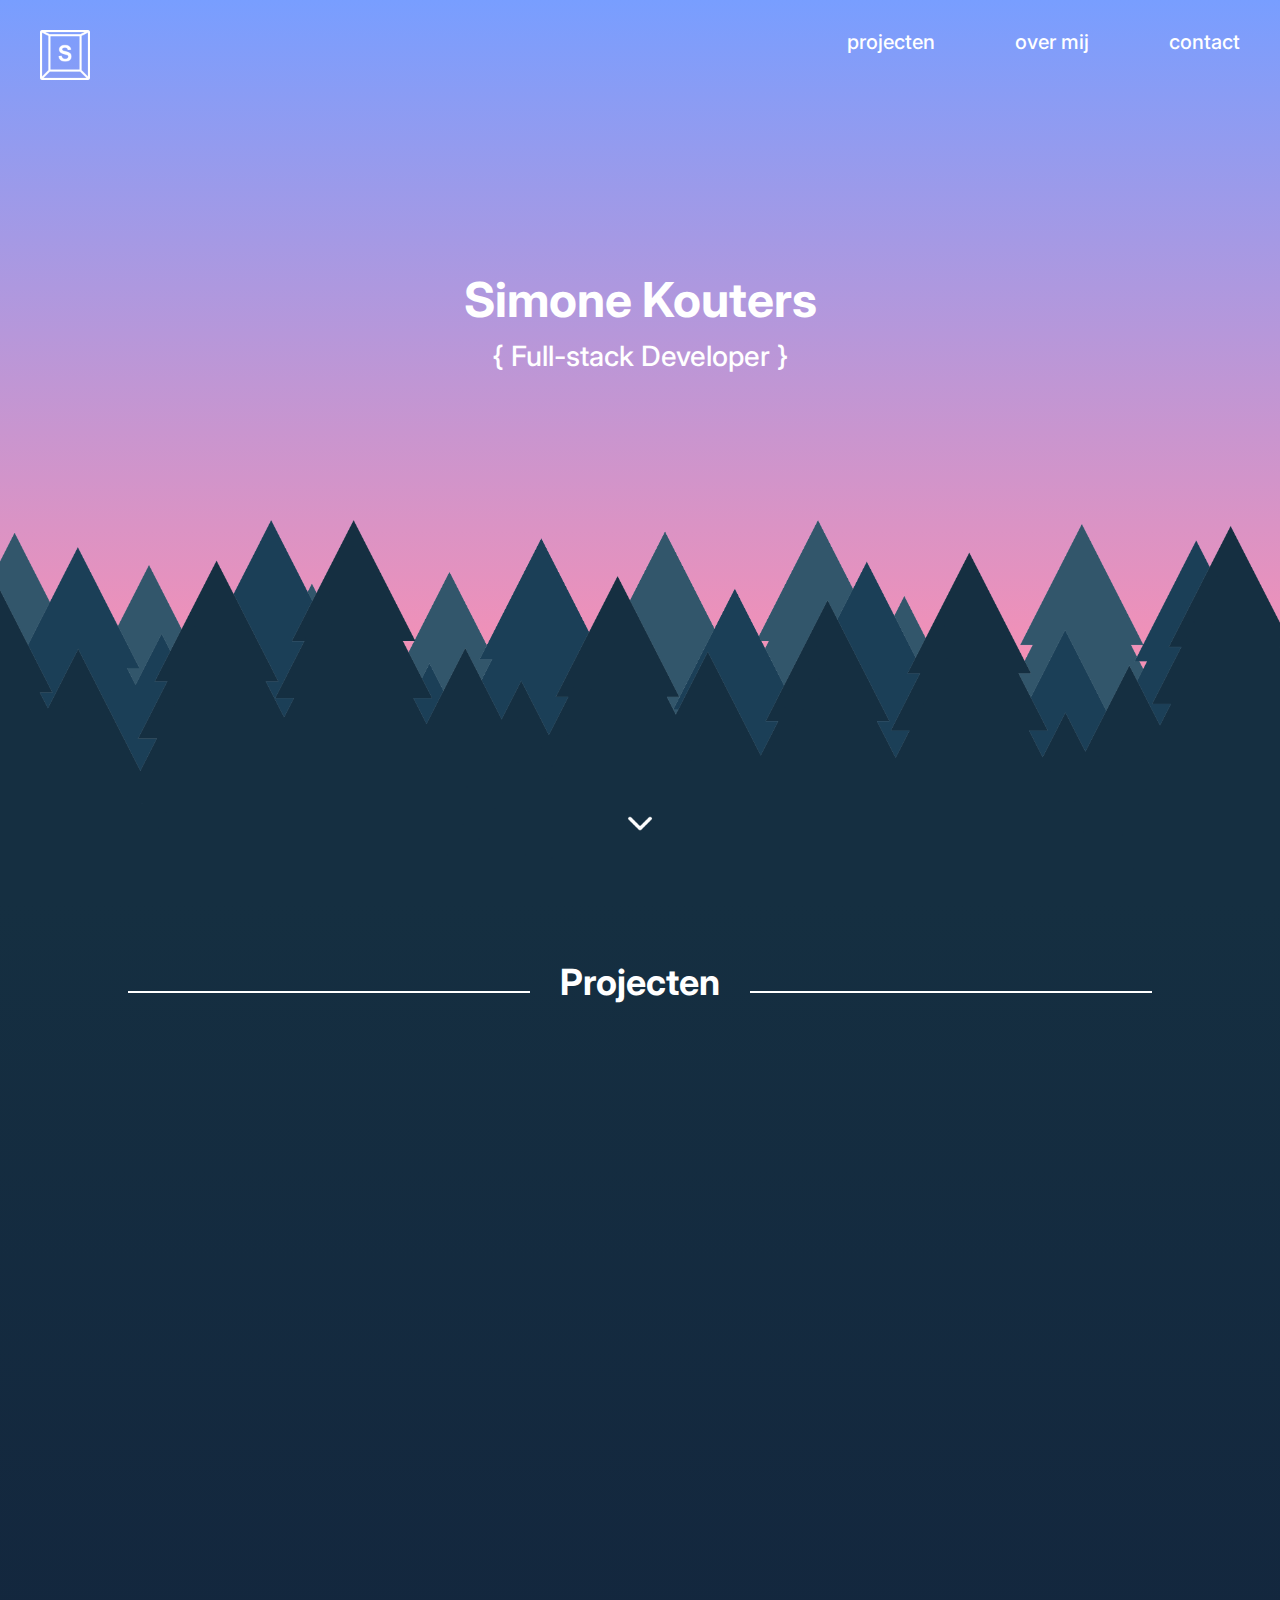
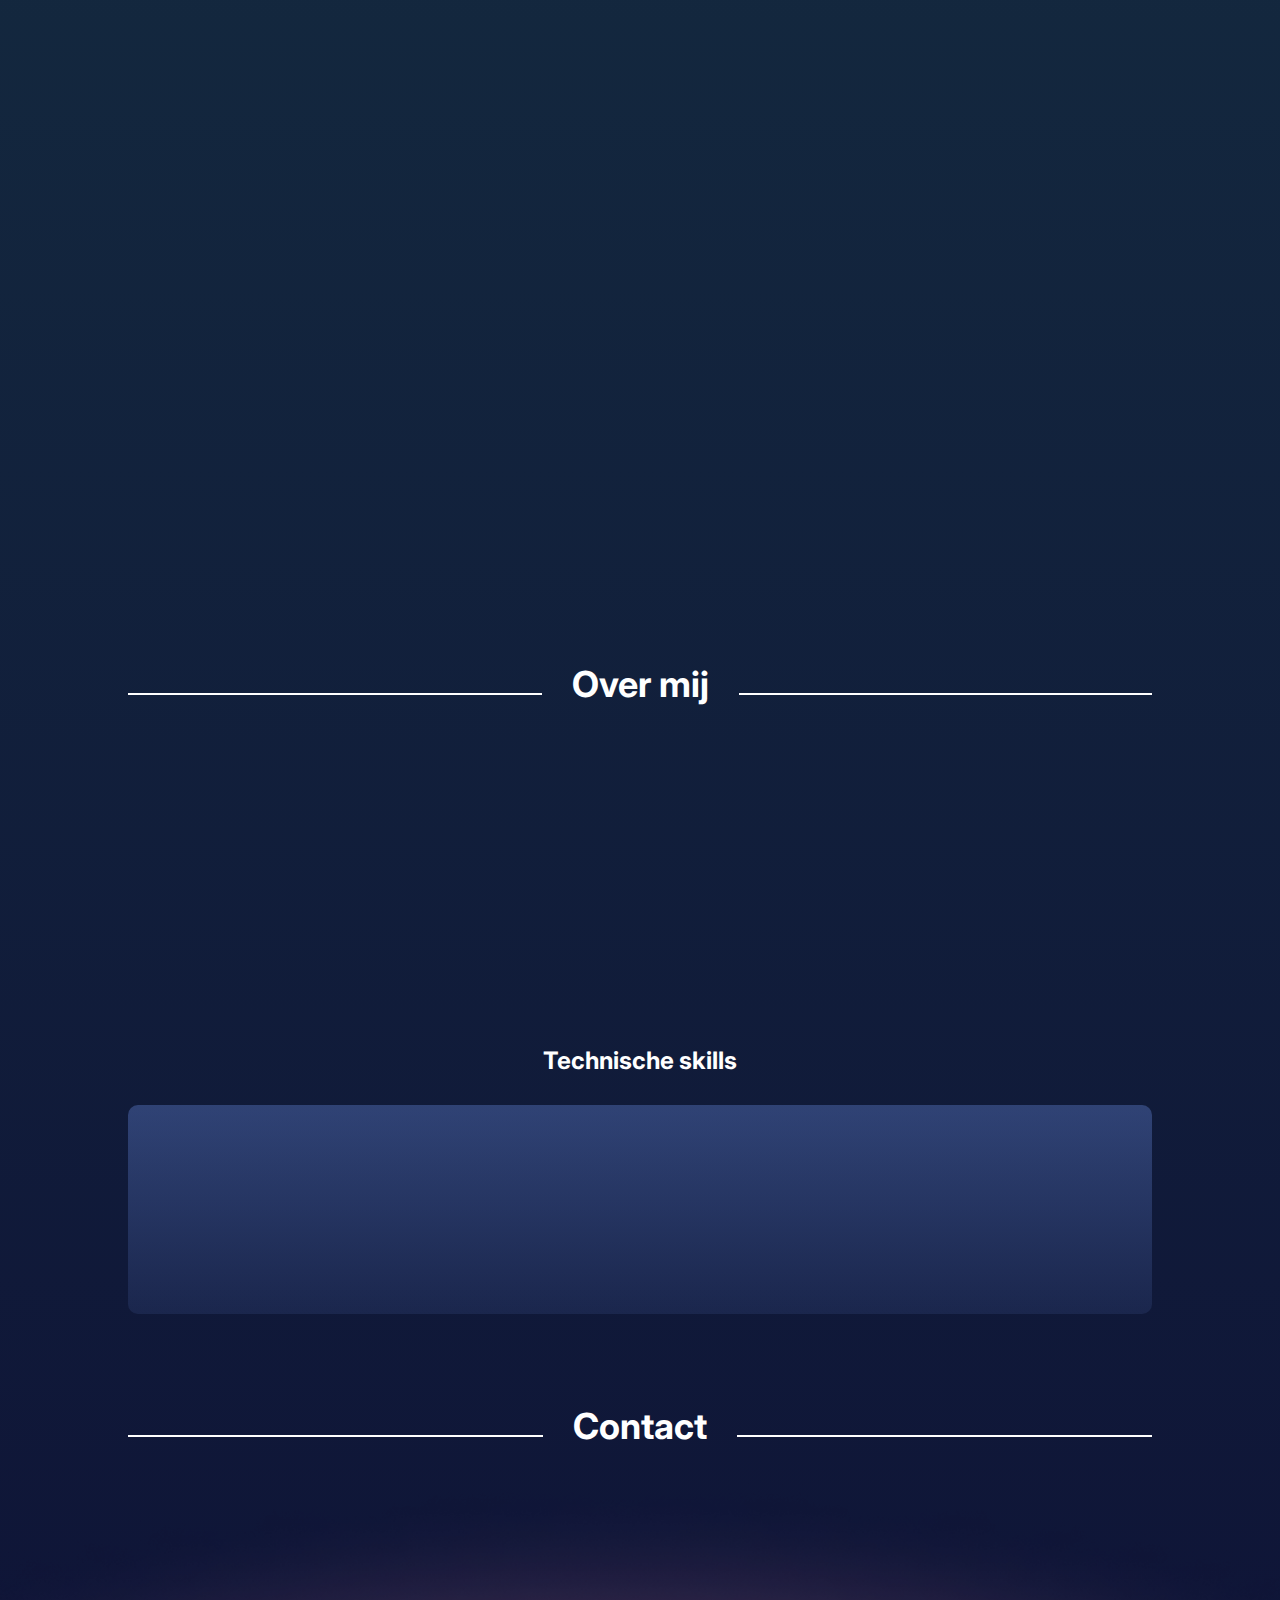
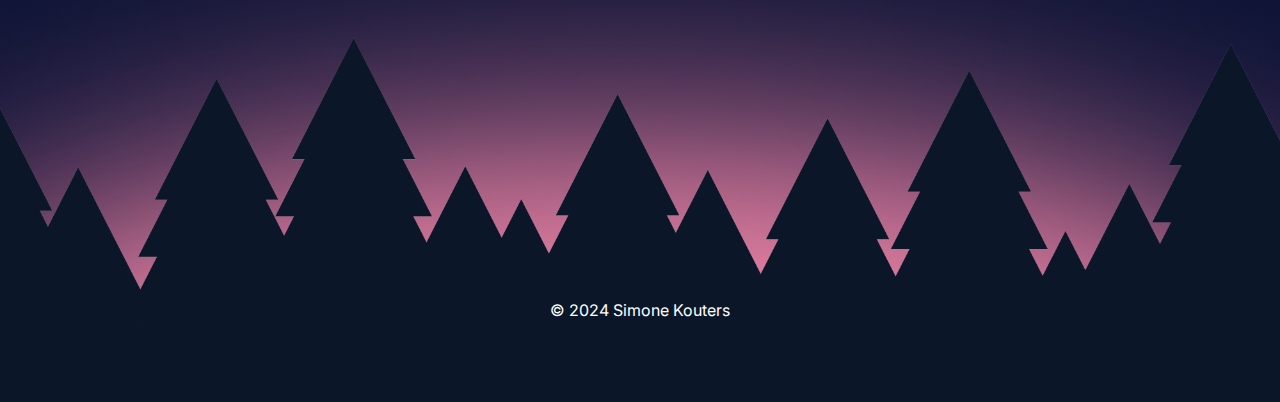
<file: docs/index.html>
<!DOCTYPE html>
<html lang="en">
    <head>
        <meta charset="UTF-8" />
        <meta name="viewport" content="width=device-width, initial-scale=1.0" />
        <title>Simone Kouters</title>
        <link rel="stylesheet" href="styles.css" />
        <link rel="preconnect" href="https://fonts.googleapis.com" />
        <link rel="preconnect" href="https://fonts.gstatic.com" crossorigin />
        <link
            href="https://fonts.googleapis.com/css2?family=Inter:wght@100..900&display=swap"
            rel="stylesheet"
        />
    </head>
    <body>
        <header id="home">
            <nav id="nav-bar">
                <img id="logo" src="images/s.png" alt="logo" />
                <ul>
                    <li>
                        <a onclick="smoothScroll('#projecten')">projecten</a>
                    </li>
                    <li><a onclick="smoothScroll('#over-mij')">over mij</a></li>
                    <li><a onclick="smoothScroll('#contact')">contact</a></li>
                </ul>
            </nav>
            <div id="header-text" class="hidden">
                <h1>Simone Kouters</h1>
                <h2>&#123; Full-stack Developer &#125;</h2>
            </div>

            <div id="trees-image-container">
                <img
                    id="background-trees"
                    src="images/trees-3.png"
                    alt="bomen"
                />
                <img id="middle-trees" src="images/trees-2.png" alt="bomen" />
                <img id="front-trees" src="images/trees-1.png" alt="bomen" />
            </div>

            <a id="scroll-down" onclick="smoothScroll('#projecten')"
                ><img src="images/icons/down.png" alt="scroll naar projecten"
            /></a>
        </header>

        <div id="content">
            <section id="projecten">
                <div class="section-title">
                    <div class="line-left"></div>
                    <h2>Projecten</h2>
                    <div class="line-right"></div>
                </div>

                <div class="project project-left hidden">
                    <div class="project-image-container">
                        <img
                            class="project-image"
                            src="images/project-images/stackunderflow.png"
                            alt="stack underflow"
                        />
                    </div>

                    <div class="project-info">
                        <div class="project-text">
                            <div class="project-title">
                                <h3>Stack Underflow</h3>
                                <h4>Team project</h4>
                            </div>
                            <p>
                                Lorem ipsum dolor sit amet, consectetur
                                adipiscing elit, sed do eiusmod tempor
                                incididunt ut labore et dolore magna aliqua. Ut
                                enim ad minim veniam, quis nostrud exercitation
                                ullamco laboris nisi ut aliquip ex ea commodo
                                consequat.
                            </p>
                        </div>
                        <div>
                            <div class="project-tools">
                                <h4>Java</h4>
                                <h4>Spring Boot</h4>
                                <h4>ReactJS</h4>
                                <h4>Tailwind CSS</h4>
                                <h4>PostgreSQL</h4>
                            </div>

                            <div class="project-buttons">
                                <a
                                    href="https://github.com/Bram2323/StackUnderflow"
                                    target="_blank"
                                    class="github-button"
                                >
                                    <button>
                                        Bekijk project
                                        <img
                                            class="github-logo"
                                            src="images/icons/github.png"
                                            alt="github logo"
                                        />
                                    </button>
                                </a>
                                <a href="#" target="_blank" class="demo-button">
                                    <button>Demo video</button>
                                </a>
                            </div>
                        </div>
                    </div>
                </div>

                <div class="project project-right hidden">
                    <div class="project-info">
                        <div class="project-text">
                            <div class="project-title">
                                <h3>Stack Underflow</h3>
                                <h4>Team project</h4>
                            </div>
                            <p>
                                Lorem ipsum dolor sit amet, consectetur
                                adipiscing elit, sed do eiusmod tempor
                                incididunt ut labore et dolore magna aliqua. Ut
                                enim ad minim veniam, quis nostrud exercitation
                                ullamco laboris nisi ut aliquip ex ea commodo
                                consequat.
                            </p>
                        </div>
                        <div>
                            <div class="project-tools">
                                <h4>Java</h4>
                                <h4>Spring Boot</h4>
                                <h4>ReactJS</h4>
                                <h4>Tailwind CSS</h4>
                                <h4>PostgreSQL</h4>
                            </div>

                            <div class="project-buttons">
                                <a
                                    href="https://github.com/Bram2323/StackUnderflow"
                                    target="_blank"
                                    class="github-button"
                                >
                                    <button>
                                        Bekijk project
                                        <img
                                            class="github-logo"
                                            src="images/icons/github.png"
                                            alt="github logo"
                                        />
                                    </button>
                                </a>
                                <a href="#" target="_blank" class="demo-button">
                                    <button>Demo video</button>
                                </a>
                            </div>
                        </div>
                    </div>
                    <div class="project-image-container">
                        <img
                            class="project-image"
                            src="images/project-images/stackunderflow.png"
                            alt="stack underflow"
                        />
                    </div>
                </div>

                <div class="project project-left hidden">
                    <div class="project-image-container">
                        <img
                            class="project-image"
                            src="images/project-images/stackunderflow.png"
                            alt="stack underflow"
                        />
                    </div>
                    <div class="project-info">
                        <div class="project-text">
                            <div class="project-title">
                                <h3>Stack Underflow</h3>
                                <h4>Team project</h4>
                            </div>
                            <p>
                                Lorem ipsum dolor sit amet, consectetur
                                adipiscing elit, sed do eiusmod tempor
                                incididunt ut labore et dolore magna aliqua. Ut
                                enim ad minim veniam, quis nostrud exercitation
                                ullamco laboris nisi ut aliquip ex ea commodo
                                consequat.
                            </p>
                        </div>
                        <div>
                            <div class="project-tools">
                                <h4>Java</h4>
                                <h4>Spring Boot</h4>
                                <h4>ReactJS</h4>
                                <h4>Tailwind CSS</h4>
                                <h4>PostgreSQL</h4>
                            </div>

                            <div class="project-buttons">
                                <a
                                    href="https://github.com/Bram2323/StackUnderflow"
                                    target="_blank"
                                    class="github-button"
                                >
                                    <button>
                                        Bekijk project
                                        <img
                                            class="github-logo"
                                            src="images/icons/github.png"
                                            alt="github logo"
                                        />
                                    </button>
                                </a>
                                <a href="#" target="_blank" class="demo-button">
                                    <button>Demo video</button>
                                </a>
                            </div>
                        </div>
                    </div>
                </div>
            </section>

            <section id="over-mij">
                <div class="section-title">
                    <div class="line-left"></div>
                    <h2>Over mij</h2>
                    <div class="line-right"></div>
                </div>
                <div id="over-mij-content" class="hidden">
                    <p>
                        Lorem ipsum dolor sit amet, consectetur adipiscing elit,
                        sed do eiusmod tempor incididunt ut labore et dolore
                        magna aliqua. In pellentesque massa placerat duis
                        ultricies lacus. Integer vitae justo eget magna
                        fermentum iaculis eu non diam. Magna eget est lorem
                        ipsum dolor sit amet consectetur. Imperdiet nulla
                        malesuada pellentesque elit. Magnis dis parturient
                        montes nascetur ridiculus mus. Vestibulum lectus mauris
                        ultrices eros in cursus. Nulla facilisi cras fermentum
                        odio eu. Elementum eu facilisis sed odio. Lobortis
                        feugiat vivamus at augue eget. Elementum integer enim
                        neque volutpat ac tincidunt vitae semper quis.
                        Scelerisque in dictum non consectetur a erat nam at.
                        Quis commodo odio aenean sed adipiscing diam.
                    </p>
                    <img src="images/photo.jpg" alt="simone foto" />
                </div>
                <h3>Technische skills</h3>
                <div id="skills-container">
                    <div class="skill hidden">
                        <img src="images/icons/java.png" alt="java logo" />
                        <p>Java</p>
                    </div>
                    <div class="skill hidden">
                        <img
                            src="images/icons/springboot.png"
                            alt="spring boot logo"
                        />
                        <p>Spring Boot</p>
                    </div>
                    <div class="skill hidden">
                        <img src="images/icons/react.png" alt="react logo" />
                        <p>ReactJS</p>
                    </div>
                    <div class="skill hidden">
                        <img
                            src="images/icons/tailwind.png"
                            alt="tailwind logo"
                        />
                        <p>TailwindCSS</p>
                    </div>
                    <div class="skill hidden">
                        <img
                            src="images/icons/javascript.png"
                            alt="javascript logo"
                        />
                        <p>Javascript</p>
                    </div>
                    <div class="skill hidden">
                        <img src="images/icons/docker.png" alt="docker logo" />
                        <p>Docker</p>
                    </div>
                </div>
            </section>

            <section id="contact">
                <div class="section-title">
                    <div class="line-left"></div>
                    <h2>Contact</h2>
                    <div class="line-right"></div>
                </div>
                <div id="contact-items">
                    <a
                        class="contact-item hidden"
                        href="mailto:s.kouters&#64;xs4all&#46;nl"
                    >
                        <img src="images/icons/email.png" alt="email icoon" />
                    </a>

                    <a
                        class="contact-item hidden"
                        href="https://www.linkedin.com/in/simone-kouters/?originalSubdomain=nl"
                        target="_blank"
                    >
                        <img
                            src="images/icons/linkedin.png"
                            alt="linkedin logo"
                        />
                    </a>

                    <a
                        class="contact-item hidden"
                        href="https://github.com/simonekouters"
                        target="_blank"
                    >
                        <img src="images/icons/github.png" alt="github logo" />
                    </a>
                </div>
            </section>
            <footer>
                <img src="images/glow.png" alt="glow" />
                <img src="images/trees-footer.png" alt="bomen" />
                <p>&copy; 2024 Simone Kouters</p>
            </footer>
        </div>
        <script defer src="script.js"></script>
    </body>
</html>
</file>
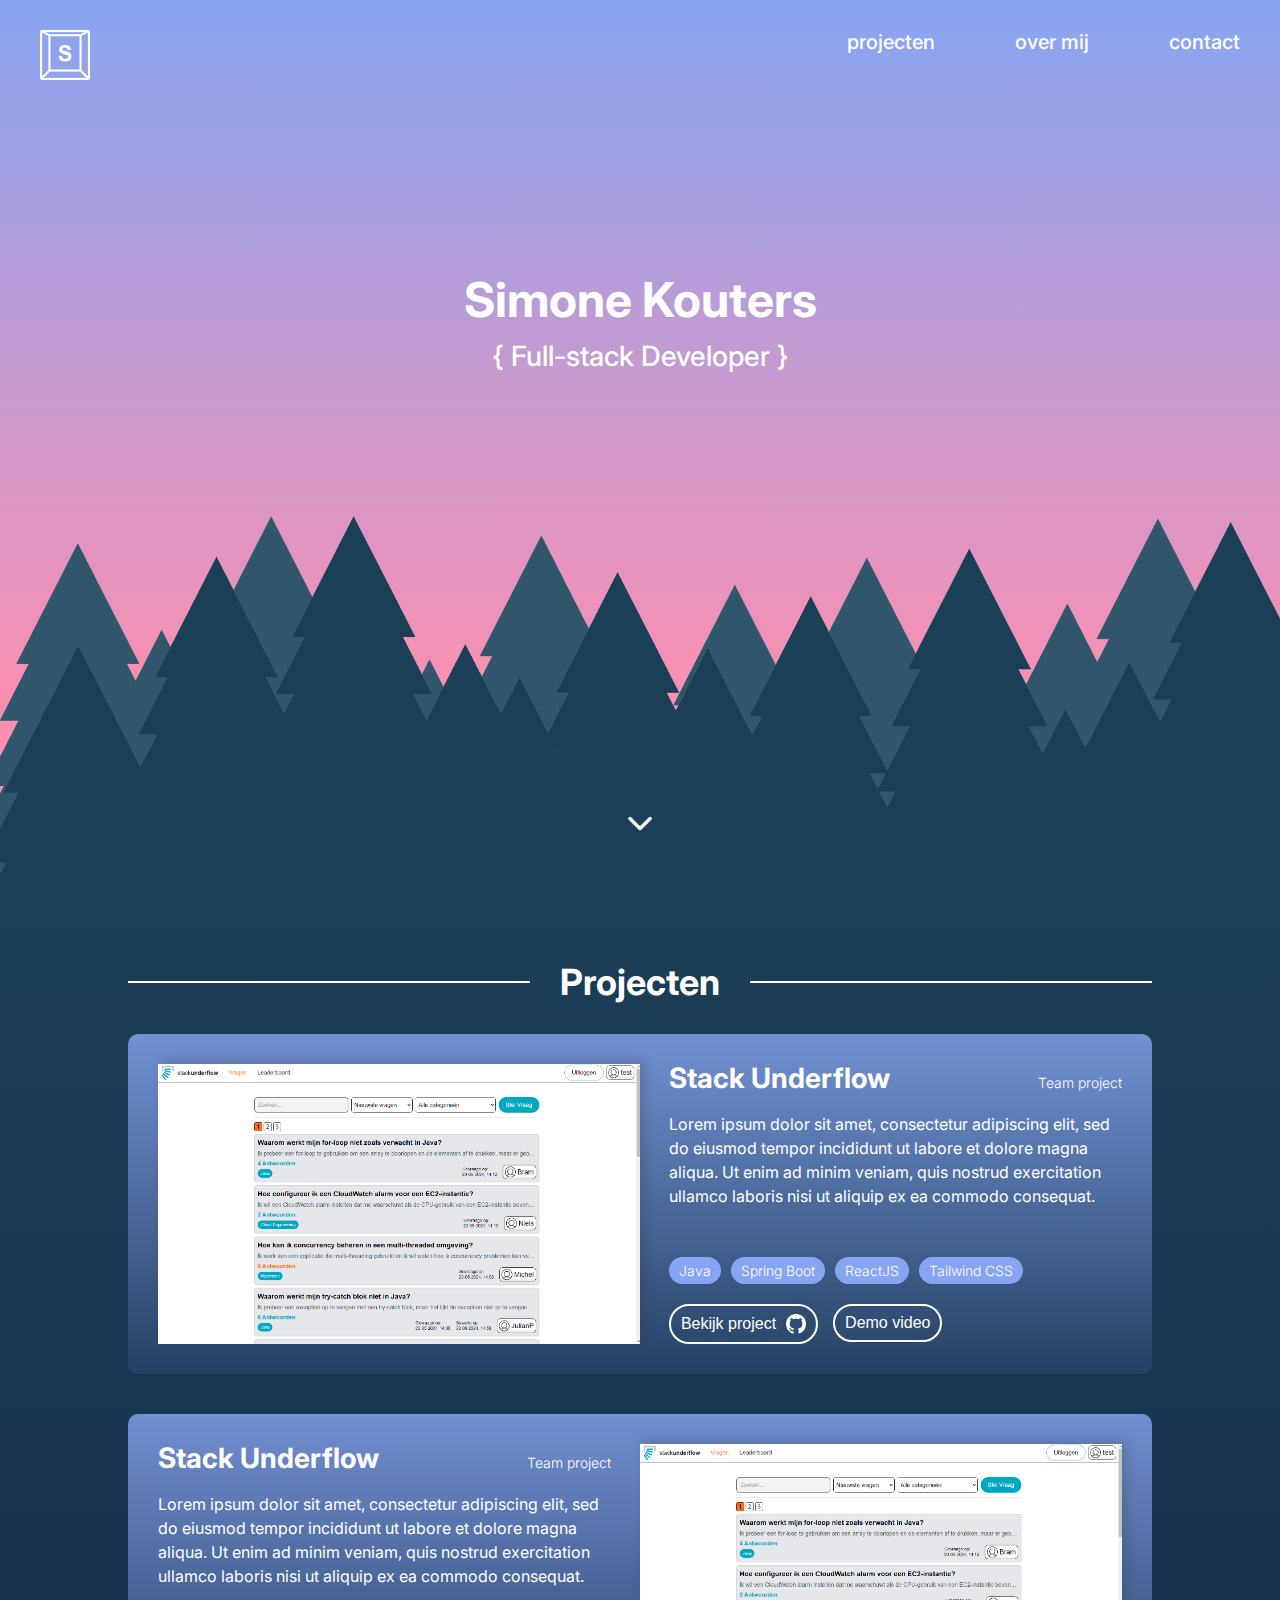
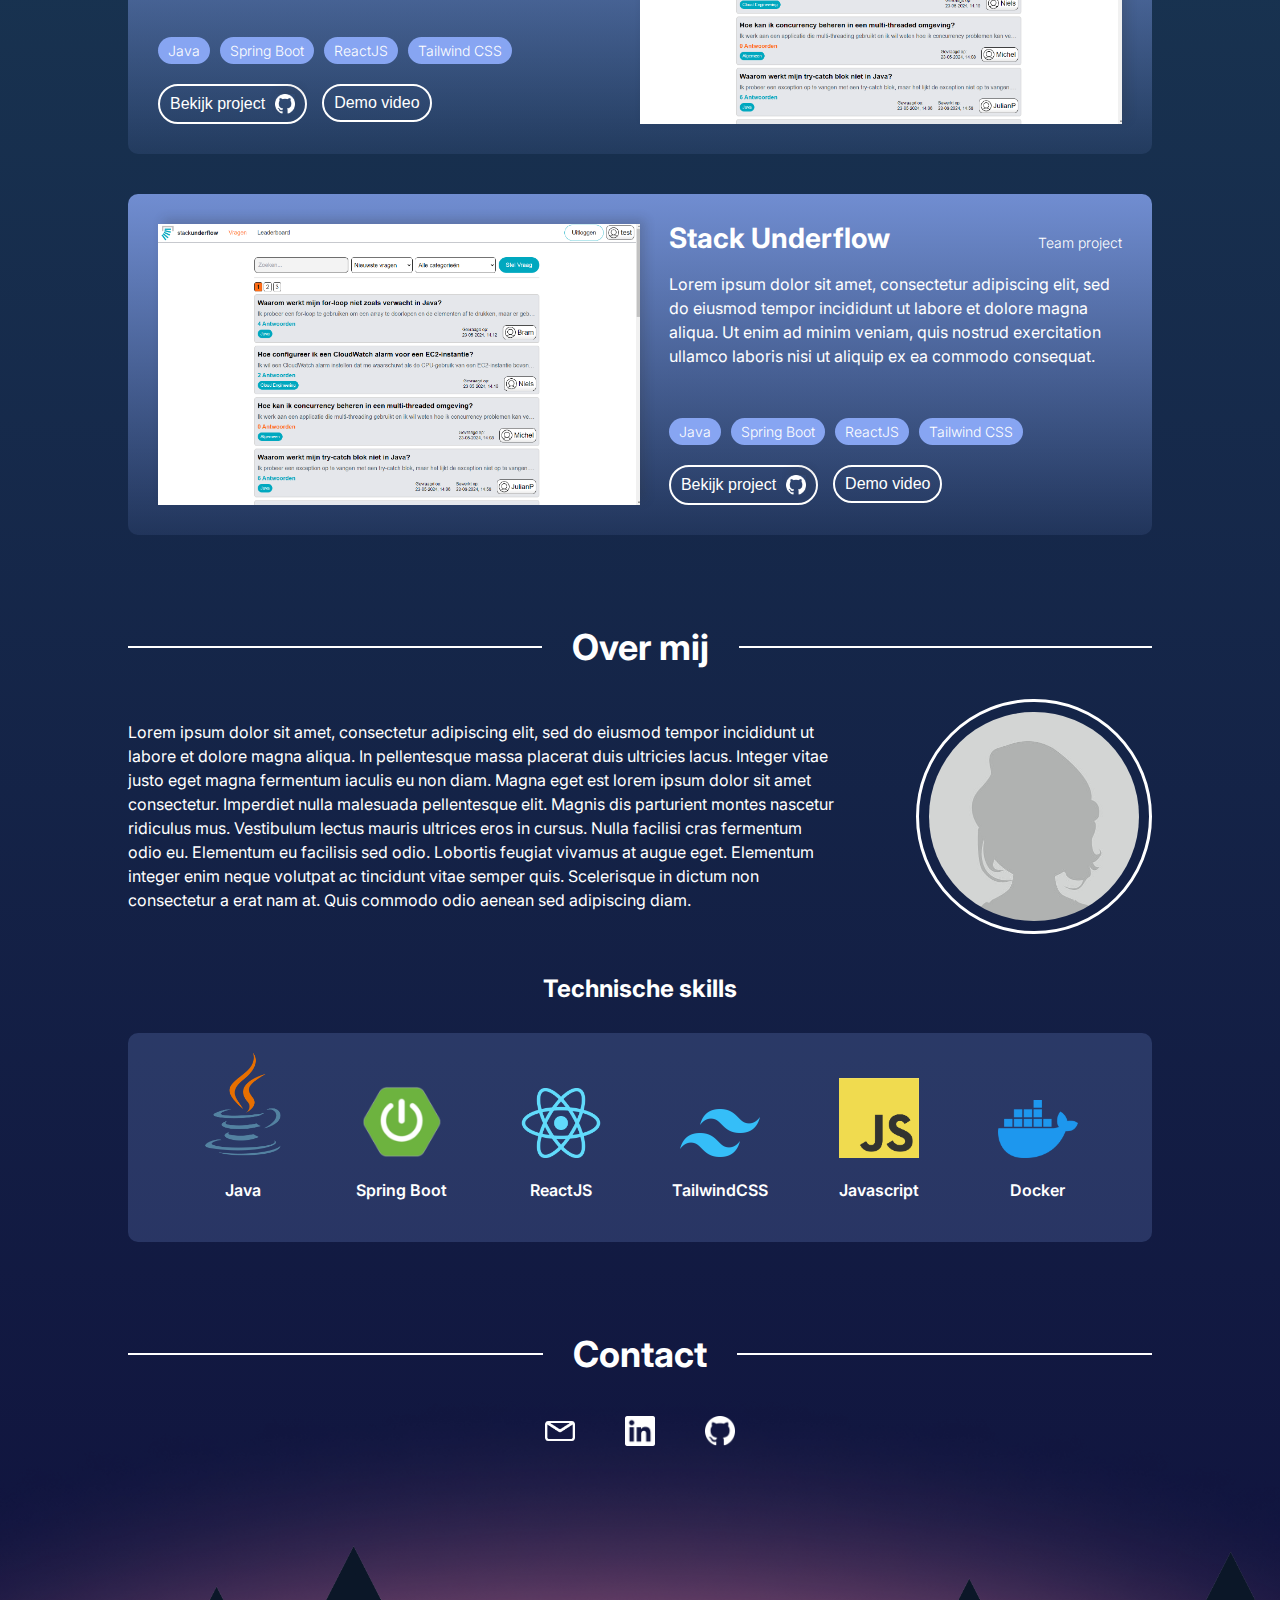
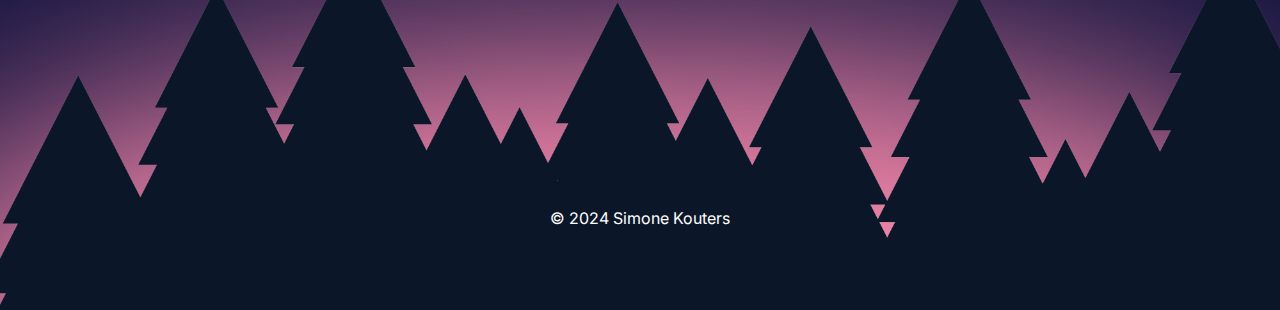
<file: portfolio/index.html>
<!DOCTYPE html>
<html lang="en">
    <head>
        <meta charset="UTF-8" />
        <meta name="viewport" content="width=device-width, initial-scale=1.0" />
        <title>Portfolio</title>
        <link rel="stylesheet" href="styles.css" />
        <link rel="preconnect" href="https://fonts.googleapis.com" />
        <link rel="preconnect" href="https://fonts.gstatic.com" crossorigin />
        <link
            href="https://fonts.googleapis.com/css2?family=Inter:wght@100..900&display=swap"
            rel="stylesheet"
        />
    </head>
    <body>
        <header id="home">
            <nav class="nav-bar">
                <img class="logo" src="images/s.png" alt="logo" />
                <ul>
                    <li>
                        <a onclick="smoothScroll('#projecten')">projecten</a>
                    </li>
                    <li><a onclick="smoothScroll('#over-mij')">over mij</a></li>
                    <li><a onclick="smoothScroll('#contact')">contact</a></li>
                </ul>
            </nav>
            <div class="header-text">
                <h1>Simone Kouters</h1>
                <h2>&#123; Full-stack Developer &#125;</h2>
            </div>

            <div class="trees-image-container">
                <img
                    class="background-trees"
                    src="images/trees-light.png"
                    alt="bomen"
                />
                <img src="images/trees-dark.png" alt="bomen" />
            </div>

            <a class="scroll-down" onclick="smoothScroll('#projecten')"
                ><img src="images/icons/down.png" alt="scroll naar projecten"
            /></a>
        </header>

        <div class="content">
            <section id="projecten">
                <div class="section-title">
                    <div class="line-left"></div>
                    <h2>Projecten</h2>
                    <div class="line-right"></div>
                </div>

                <div class="project-left">
                    <img
                        src="images/project-images/stackunderflow.png"
                        alt="stack underflow"
                    />

                    <div class="project-info">
                        <div class="project-text">
                            <div class="project-title">
                                <h3>Stack Underflow</h3>
                                <h4>Team project</h4>
                            </div>
                            <p>
                                Lorem ipsum dolor sit amet, consectetur
                                adipiscing elit, sed do eiusmod tempor
                                incididunt ut labore et dolore magna aliqua. Ut
                                enim ad minim veniam, quis nostrud exercitation
                                ullamco laboris nisi ut aliquip ex ea commodo
                                consequat.
                            </p>
                        </div>
                        <div>
                            <div class="project-tools">
                                <h4>Java</h4>
                                <h4>Spring Boot</h4>
                                <h4>ReactJS</h4>
                                <h4>Tailwind CSS</h4>
                            </div>

                            <div class="project-buttons">
                                <a
                                    href="https://github.com/Bram2323/StackUnderflow"
                                    target="_blank"
                                    class="github-button"
                                >
                                    <button>
                                        Bekijk project
                                        <img
                                            class="github-logo"
                                            src="images/icons/github.png"
                                            alt="github logo"
                                        />
                                    </button>
                                </a>
                                <a href="#" target="_blank" class="demo-button">
                                    <button>Demo video</button>
                                </a>
                            </div>
                        </div>
                    </div>
                </div>

                <div class="project-right">
                    <div class="project-info">
                        <div class="project-text">
                            <div class="project-title">
                                <h3>Stack Underflow</h3>
                                <h4>Team project</h4>
                            </div>
                            <p>
                                Lorem ipsum dolor sit amet, consectetur
                                adipiscing elit, sed do eiusmod tempor
                                incididunt ut labore et dolore magna aliqua. Ut
                                enim ad minim veniam, quis nostrud exercitation
                                ullamco laboris nisi ut aliquip ex ea commodo
                                consequat.
                            </p>
                        </div>
                        <div>
                            <div class="project-tools">
                                <h4>Java</h4>
                                <h4>Spring Boot</h4>
                                <h4>ReactJS</h4>
                                <h4>Tailwind CSS</h4>
                            </div>

                            <div class="project-buttons">
                                <a
                                    href="https://github.com/Bram2323/StackUnderflow"
                                    target="_blank"
                                    class="github-button"
                                >
                                    <button>
                                        Bekijk project
                                        <img
                                            class="github-logo"
                                            src="images/icons/github.png"
                                            alt="github logo"
                                        />
                                    </button>
                                </a>
                                <a href="#" target="_blank" class="demo-button">
                                    <button>Demo video</button>
                                </a>
                            </div>
                        </div>
                    </div>

                    <img
                        src="images/project-images/stackunderflow.png"
                        alt="stack underflow"
                    />
                </div>

                <div class="project-left">
                    <img
                        src="images/project-images/stackunderflow.png"
                        alt="stack underflow"
                    />

                    <div class="project-info">
                        <div class="project-text">
                            <div class="project-title">
                                <h3>Stack Underflow</h3>
                                <h4>Team project</h4>
                            </div>
                            <p>
                                Lorem ipsum dolor sit amet, consectetur
                                adipiscing elit, sed do eiusmod tempor
                                incididunt ut labore et dolore magna aliqua. Ut
                                enim ad minim veniam, quis nostrud exercitation
                                ullamco laboris nisi ut aliquip ex ea commodo
                                consequat.
                            </p>
                        </div>
                        <div>
                            <div class="project-tools">
                                <h4>Java</h4>
                                <h4>Spring Boot</h4>
                                <h4>ReactJS</h4>
                                <h4>Tailwind CSS</h4>
                            </div>

                            <div class="project-buttons">
                                <a
                                    href="https://github.com/Bram2323/StackUnderflow"
                                    target="_blank"
                                    class="github-button"
                                >
                                    <button>
                                        Bekijk project
                                        <img
                                            class="github-logo"
                                            src="images/icons/github.png"
                                            alt="github logo"
                                        />
                                    </button>
                                </a>
                                <a href="#" target="_blank" class="demo-button">
                                    <button>Demo video</button>
                                </a>
                            </div>
                        </div>
                    </div>
                </div>
            </section>

            <section id="over-mij">
                <div class="section-title">
                    <div class="line-left"></div>
                    <h2>Over mij</h2>
                    <div class="line-right"></div>
                </div>
                <div class="over-mij-content">
                    <p>
                        Lorem ipsum dolor sit amet, consectetur adipiscing elit,
                        sed do eiusmod tempor incididunt ut labore et dolore
                        magna aliqua. In pellentesque massa placerat duis
                        ultricies lacus. Integer vitae justo eget magna
                        fermentum iaculis eu non diam. Magna eget est lorem
                        ipsum dolor sit amet consectetur. Imperdiet nulla
                        malesuada pellentesque elit. Magnis dis parturient
                        montes nascetur ridiculus mus. Vestibulum lectus mauris
                        ultrices eros in cursus. Nulla facilisi cras fermentum
                        odio eu. Elementum eu facilisis sed odio. Lobortis
                        feugiat vivamus at augue eget. Elementum integer enim
                        neque volutpat ac tincidunt vitae semper quis.
                        Scelerisque in dictum non consectetur a erat nam at.
                        Quis commodo odio aenean sed adipiscing diam.
                    </p>
                    <img src="images/photo.jpg" alt="simone foto" />
                </div>
                <h3>Technische skills</h3>
                <div class="skills-container">
                    <div class="skill">
                        <img src="images/icons/java.png" alt="java logo" />
                        <p>Java</p>
                    </div>
                    <div class="skill">
                        <img
                            src="images/icons/springboot.png"
                            alt="spring boot logo"
                        />
                        <p>Spring Boot</p>
                    </div>
                    <div class="skill">
                        <img src="images/icons/react.png" alt="react logo" />
                        <p>ReactJS</p>
                    </div>
                    <div class="skill">
                        <img
                            src="images/icons/tailwind.png"
                            alt="tailwind logo"
                        />
                        <p>TailwindCSS</p>
                    </div>
                    <div class="skill">
                        <img
                            src="images/icons/javascript.png"
                            alt="javascript logo"
                        />
                        <p>Javascript</p>
                    </div>
                    <div class="skill">
                        <img src="images/icons/docker.png" alt="docker logo" />
                        <p>Docker</p>
                    </div>
                </div>
            </section>

            <section id="contact">
                <div class="section-title">
                    <div class="line-left"></div>
                    <h2>Contact</h2>
                    <div class="line-right"></div>
                </div>
                <div class="contact-items">
                    <a
                        class="contact-item"
                        href="mailto:s.kouters&#64;xs4all&#46;nl"
                    >
                        <img src="images/icons/email.png" alt="email icoon" />
                    </a>

                    <a
                        class="contact-item"
                        href="https://www.linkedin.com/in/simone-kouters/?originalSubdomain=nl"
                        target="_blank"
                    >
                        <img
                            src="images/icons/linkedin.png"
                            alt="linkedin logo"
                        />
                    </a>

                    <a
                        class="contact-item"
                        href="https://github.com/simonekouters"
                        target="_blank"
                    >
                        <img src="images/icons/github.png" alt="github logo" />
                    </a>
                </div>
            </section>
            <footer>
                <img src="images/glow.png" alt="glow" />
                <img src="images/trees-footer.png" alt="bomen" />
                <p>&copy; 2024 Simone Kouters</p>
            </footer>
        </div>
        <script src="script.js"></script>
    </body>
</html>
</file>
<file: docs/styles.css>
* {
    margin: 0;
    padding: 0;
    box-sizing: border-box;
}

body {
    font-family: "Inter", sans-serif;
    color: white;
    cursor: default;
    min-height: 100vh;
    display: flex;
    flex-direction: column;
    justify-content: space-between;
    overscroll-behavior: none;
}

.hidden {
    opacity: 0;
    transform: translateY(20%);
    transition: opacity 1s, transform 1s;
}

.show {
    opacity: 1;
    transform: translateY(0);
}

p {
    font-size: 1rem;
    line-height: 1.5rem;
}

button,
li,
#logo,
img {
    -ms-user-select: none;
    -webkit-user-select: none;
    user-select: none;
}

a {
    text-decoration: none;
    color: white;
}

#content {
    display: flex;
    flex-direction: column;
    align-items: center;
    background: linear-gradient(#152f41, #0e1136);
    padding-top: 60px;
}

#content h2 {
    text-align: center;
    font-size: 2.25rem;
    margin-bottom: 20px;
}

header {
    background: linear-gradient(#789eff, #ff8faf 80%);
    height: 100vh;
}

#scroll-down {
    position: absolute;
    bottom: 40px;
    left: 50%;
    transform: translateX(-50%);
    padding: 25px;
    cursor: pointer;
}

#scroll-down img {
    width: 25px;
}

#header-text {
    position: absolute;
    top: 30%;
    left: 50%;
    transform: translate(-50%);
    z-index: 1;
    max-width: 100%;
    text-align: center;
}

#header-text h1 {
    font-size: 3rem;
    margin-bottom: 10px;
}

#header-text h2 {
    font-size: 1.75rem;
    font-weight: 500;
}

#nav-bar {
    display: flex;
    justify-content: space-between;
    padding: 30px 40px;
}

#nav-bar ul {
    display: flex;
    gap: 80px;
    z-index: 2;
}

#nav-bar li {
    list-style: none;
    cursor: pointer;
    font-size: 1.25rem;
    font-weight: 500;
    transition: 200ms ease;
}

#nav-bar li:hover {
    text-shadow: #ffffff 1px 0 15px;
}

#logo {
    width: 50px;
    z-index: 10;
    transition: 200ms ease;
}

#trees-image-container {
    position: absolute;
    height: 100%;
    width: 100%;
    bottom: 0;
    display: flex;
    justify-content: center;
    align-items: flex-end;
    overflow: hidden;
}

#background-trees,
#middle-trees {
    transition: transform 0.2s ease;
}

#trees-image-container img {
    width: 100%;
    position: absolute;
}

#projecten {
    display: flex;
    flex-direction: column;
    align-items: center;
    width: 100%;
    margin-bottom: 50px;
}

.project:nth-child(2) {
    transition-delay: 200ms;
}

.project:nth-child(3) {
    transition-delay: 400ms;
}

.project-left,
.project-right {
    width: 80%;
    max-width: 100%;
    display: flex;
    justify-content: space-between;
    background: linear-gradient(
        rgba(120, 158, 255, 0.5),
        rgba(120, 158, 255, 0.1)
    );
    padding: 30px;
    border-radius: 10px;
    margin-top: 0;
    margin-bottom: 40px;
}

.project-image-container {
    width: 50%;
}

.project-image {
    width: 100%;
    box-shadow: 5px -5px 10px rgba(43, 43, 43, 0.2);
}

.project-title {
    display: flex;
    align-items: baseline;
    justify-content: space-between;
}

.project-info {
    width: 47%;
    display: flex;
    flex-direction: column;
    justify-content: space-between;
    gap: 20px;
}

.project-text h3 {
    font-size: 1.75rem;
    line-height: 1;
    margin-bottom: 20px;
}

.project-info h4 {
    font-size: 0.875rem;
    font-weight: 300;
}

.project-tools {
    display: flex;
    flex-wrap: wrap;
    gap: 10px;
    margin-bottom: 20px;
}

.project-tools h4 {
    padding: 5px 10px;
    background-color: #789eff;
    border-radius: 50px;
    text-wrap: nowrap;
}

.project-buttons {
    display: flex;
    gap: 15px;
}

.project-buttons button {
    display: flex;
    align-items: center;
    justify-content: center;
    background-color: transparent;
    border: 2px solid white;
    border-radius: 50px;
    padding: 8px 10px;
    cursor: pointer;
    transition: background-color 0.2s ease;
    color: white;
    font-size: 1rem;
    text-wrap: nowrap;
}

.project-buttons button:hover {
    background-color: rgba(255, 255, 255, 0.2);
}

.github-logo {
    max-width: 1.125rem;
    margin-left: 10px;
}

#over-mij {
    width: 100%;
    display: flex;
    flex-direction: column;
    align-items: center;
    margin-bottom: 90px;
}

#over-mij-content {
    width: 80%;
    display: flex;
    align-items: center;
    gap: 80px;
    margin-bottom: 40px;
}

#over-mij-content img {
    padding: 10px;
    border-radius: 100%;
    border: 3px solid white;
    width: 23%;
    min-width: 250px;
}

#over-mij h3 {
    font-size: 1.5rem;
    margin-bottom: 30px;
}

#skills-container {
    width: 80%;
    display: grid;
    grid-template-columns: repeat(6, 1fr);
    grid-template-rows: auto;
    grid-column-gap: 10px;
    grid-row-gap: 30px;
    padding: 20px 40px 40px 40px;
    background: linear-gradient(
        rgba(120, 158, 255, 0.3),
        rgba(120, 158, 255, 0.1)
    );
    border-radius: 10px;
    align-items: end;
}

.skill {
    display: flex;
    flex-direction: column;
    align-items: center;
    gap: 20px;
    font-weight: 600;
}

.skill:nth-child(2) {
    transition-delay: 200ms;
}

.skill:nth-child(3) {
    transition-delay: 400ms;
}

.skill:nth-child(4) {
    transition-delay: 600ms;
}

.skill:nth-child(5) {
    transition-delay: 800ms;
}

.skill:nth-child(6) {
    transition-delay: 1000ms;
}

.skill img {
    transition: transform 0.3s ease;
}

.skill img:hover {
    transform: translateY(-10px);
}

.skill img {
    width: 80px;
}

.section-title {
    display: flex;
    align-items: center;
    justify-content: center;
    width: 80%;
    margin-bottom: 30px;
}

.section-title h2 {
    margin: 0 30px;
    white-space: nowrap;
}

.section-title .line-left,
.section-title .line-right {
    height: 2px;
    flex-grow: 1;
    background-color: white;
}

#contact {
    width: 100%;
    display: flex;
    flex-direction: column;
    align-items: center;
    z-index: 3;
    margin-bottom: -150px;
}

#contact-items {
    display: flex;
    gap: 30px;
}

.contact-item {
    padding: 10px;
}

.contact-item:nth-child(2) {
    transition-delay: 200ms;
}

.contact-item:nth-child(3) {
    transition-delay: 400ms;
}

.contact-item img {
    width: 30px;
    transition: transform 0.2s;
}

.contact-item img:hover {
    transform: translateY(5px);
}

footer {
    position: relative;
    width: 100%;
    height: 600px;
    display: flex;
    justify-content: center;
    align-items: flex-end;
    overflow: hidden;
    z-index: 2;
}

footer img {
    position: absolute;
    width: 100%;
}

footer p {
    position: relative;
    z-index: 1;
    margin-bottom: 80px;
}

@media (min-width: 1600px) {
    footer {
        height: 800px;
    }
}

@media (max-width: 992px) {
    #skills-container {
        grid-template-columns: 1fr 1fr 1fr;
        grid-template-rows: 1fr 1fr;
    }
}

@media (max-width: 768px) {
    #trees-image-container img,
    footer img {
        width: 200%;
    }

    #header-text {
        top: 40%;
        text-wrap: nowrap;
    }

    #nav-bar {
        align-items: flex-start;
    }

    #nav-bar ul {
        flex-direction: column;
        text-align: center;
        gap: 20px;
    }

    #scroll-down {
        bottom: 20px;
    }

    #over-mij {
        margin-bottom: 50px;
    }

    #over-mij-content {
        flex-direction: column;
        gap: 30px;
    }

    #over-mij-content img {
        width: 85%;
    }

    #skills-container {
        grid-template-columns: 1fr 1fr;
        grid-template-rows: repeat(3, 1fr);
    }

    .project-left,
    .project-right {
        gap: 20px;
        padding: 20px;
        margin-bottom: 20px;
    }

    .project-left {
        flex-direction: column-reverse;
    }

    .project-right {
        flex-direction: column;
    }

    .project-image {
        width: 100%;
    }

    .project-info {
        width: 100%;
    }

    .project-buttons button {
        font-size: 0.875rem;
    }

    .project-image-container {
        width: 100%;
    }

    #contact {
        margin-bottom: -200px;
    }

    #content h2 {
        font-size: 2rem;
    }

    #header-text h1 {
        font-size: 2.75rem;
        margin-bottom: 10px;
    }

    #header-text h2 {
        font-size: 1.5rem;
        font-weight: 500;
    }

    .project-text h3 {
        font-size: 1.5rem;
    }

    .section-title h2 {
        margin: 0 10px;
    }
}

@media (max-width: 480px) {
    #trees-image-container img,
    footer img {
        width: 250%;
    }

    #contact {
        margin-bottom: -300px;
    }

    footer p {
        margin-bottom: 40px;
    }
}
</file>
<file: portfolio/styles.css>
* {
    margin: 0;
    padding: 0;
    box-sizing: border-box;
}

body {
    font-family: "Inter", sans-serif;
    color: white;
    cursor: default;
    min-height: 100vh;
    display: flex;
    flex-direction: column;
    justify-content: space-between;
}

p {
    font-size: 1rem;
    line-height: 1.5rem;
}

button,
li,
.logo,
img {
    -ms-user-select: none;
    -webkit-user-select: none;
    user-select: none;
}

a {
    text-decoration: none;
    color: white;
}

.content {
    display: flex;
    flex-direction: column;
    align-items: center;
    background: linear-gradient(#1b3f57, #0f0e3b);
    padding-top: 60px;
}

.content h2 {
    text-align: center;
    font-size: 2.25rem;
    margin-bottom: 20px;
}

header {
    background: linear-gradient(#87a5f2, #ff8faf 80%);
    height: 100vh;
}

.scroll-down {
    position: absolute;
    bottom: 40px;
    left: 50%;
    transform: translateX(-50%);
    padding: 25px;
    cursor: pointer;
}

.scroll-down img {
    width: 25px;
}

.header-text {
    position: absolute;
    top: 30%;
    left: 50%;
    transform: translate(-50%);
    z-index: 1;
    max-width: 100%;
    text-align: center;
}

.header-text h1 {
    font-size: 3rem;
    margin-bottom: 10px;
}

.header-text h2 {
    font-size: 1.75rem;
    font-weight: 500;
}

.nav-bar {
    display: flex;
    justify-content: space-between;
    padding: 30px 40px;
}

.nav-bar ul {
    display: flex;
    gap: 80px;
    z-index: 2;
}

.nav-bar li {
    list-style: none;
    cursor: pointer;
    font-size: 1.25rem;
    font-weight: 500;
    transition: 200ms ease;
}

.nav-bar li:hover {
    text-shadow: #ffffff 1px 0 15px;
}

.logo {
    width: 50px;
    z-index: 10;
    transition: 200ms ease;
}

.trees-image-container {
    position: absolute;
    height: 100%;
    width: 100%;
    bottom: 0;
    display: flex;
    justify-content: center;
    align-items: flex-end;
    overflow: hidden;
}

.trees-image-container img {
    width: 100%;
    position: absolute;
}

#projecten {
    display: flex;
    flex-direction: column;
    align-items: center;
    width: 100%;
    margin-bottom: 50px;
}

.project-left,
.project-right {
    width: 80%;
    max-width: 100%;
    display: flex;
    justify-content: space-between;
    background: linear-gradient(
        rgba(135, 165, 242, 0.8),
        rgba(135, 165, 242, 0.1)
    );
    padding: 30px;
    border-radius: 10px;
    margin-top: 0;
    margin-bottom: 40px;
}

.project-left img,
.project-right img {
    width: 50%;
    box-shadow: 5px -5px 10px rgba(43, 43, 43, 0.2);
}

.project-title {
    display: flex;
    align-items: baseline;
    justify-content: space-between;
}

.project-info {
    width: 47%;
    display: flex;
    flex-direction: column;
    justify-content: space-between;
    gap: 20px;
}

.project-text h3 {
    font-size: 1.75rem;
    line-height: 1;
    margin-bottom: 20px;
}

.project-text p {
    margin-bottom: 20px;
}

.project-info h4 {
    font-size: 0.875rem;
    font-weight: 300;
}

.project-tools {
    display: flex;
    flex-wrap: wrap;
    gap: 10px;
    margin-bottom: 20px;
}

.project-tools h4 {
    padding: 5px 10px;
    background-color: #87a5f2;
    border-radius: 50px;
    text-wrap: nowrap;
}

.project-buttons {
    display: flex;
    gap: 15px;
}

.project-buttons button {
    display: flex;
    align-items: center;
    justify-content: center;
    background-color: transparent;
    border: 2px solid white;
    border-radius: 50px;
    padding: 8px 10px;
    cursor: pointer;
    transition: background-color 0.2s ease;
    color: white;
    font-size: 1rem;
}

.project-buttons button:hover {
    background-color: rgba(255, 255, 255, 0.2);
}

.github-logo {
    max-width: 20px;
    margin-left: 10px;
}

#over-mij {
    width: 100%;
    display: flex;
    flex-direction: column;
    align-items: center;
    margin-bottom: 90px;
}

.over-mij-content {
    width: 80%;
    display: flex;
    align-items: center;
    gap: 80px;
    margin-bottom: 40px;
}

.over-mij-content img {
    padding: 10px;
    border-radius: 100%;
    border: 3px solid white;
    width: 23%;
}

#over-mij h3 {
    font-size: 1.5rem;
    margin-bottom: 30px;
}

.skills-container {
    width: 80%;
    display: grid;
    grid-template-columns: repeat(6, 1fr);
    grid-template-rows: auto;
    grid-column-gap: 10px;
    grid-row-gap: 30px;
    padding: 20px 40px 40px 40px;
    background-color: rgba(135, 165, 242, 0.2);
    border-radius: 10px;
    align-items: end;
}

.skill {
    display: flex;
    flex-direction: column;
    align-items: center;
    gap: 20px;
    font-weight: 600;
}

.skill img {
    transition: transform 0.3s ease;
}

.skill img:hover {
    transform: translateY(-10px);
}

.skill img {
    width: 80px;
}

.section-title {
    display: flex;
    align-items: center;
    justify-content: center;
    width: 80%;
    margin-bottom: 30px;
}

.section-title h2 {
    margin: 0 30px;
    white-space: nowrap;
}

.section-title .line-left,
.section-title .line-right {
    height: 2px;
    flex-grow: 1;
    background-color: white;
}

#contact {
    width: 100%;
    display: flex;
    flex-direction: column;
    align-items: center;
    z-index: 3;
    margin-bottom: -150px;
}

.contact-items {
    display: flex;
    gap: 30px;
}

.contact-item {
    padding: 10px;
}

.contact-item img {
    width: 30px;
    transition: transform 0.2s;
}

.contact-item img:hover {
    transform: translateY(5px);
}

footer {
    position: relative;
    width: 100%;
    height: 600px;
    display: flex;
    justify-content: center;
    align-items: flex-end;
    overflow: hidden;
    z-index: 2;
}

footer img {
    position: absolute;
    width: 100%;
}

footer p {
    position: relative;
    z-index: 1;
    margin-bottom: 80px;
}

@media (max-width: 992px) {
    .skills-container {
        grid-template-columns: 1fr 1fr 1fr;
        grid-template-rows: 1fr 1fr;
    }
}

@media (max-width: 768px) {
    .trees-image-container img,
    footer img {
        width: 200%;
    }

    .header-text {
        top: 40%;
        text-wrap: nowrap;
    }

    .nav-bar {
        align-items: flex-start;
    }

    .nav-bar ul {
        flex-direction: column;
        text-align: center;
        gap: 20px;
    }

    .scroll-down {
        bottom: 20px;
    }

    #over-mij {
        margin-bottom: 50px;
    }

    .over-mij-content {
        flex-direction: column;
        gap: 30px;
    }

    .over-mij-content img {
        width: 100%;
    }

    .skills-container {
        grid-template-columns: 1fr 1fr;
        grid-template-rows: repeat(3, 1fr);
    }

    .project-left,
    .project-right {
        gap: 20px;
        padding: 20px;
        margin-bottom: 20px;
    }

    .project-left {
        flex-direction: column-reverse;
    }

    .project-right {
        flex-direction: column;
    }

    .project-left img,
    .project-right img {
        width: 100%;
    }

    .project-info {
        width: 100%;
    }

    .project-buttons button {
        font-size: 0.875rem;
    }

    .github-logo {
        max-width: 15px;
        margin-left: 10px;
    }

    #contact {
        margin-bottom: -200px;
    }

    .content h2 {
        font-size: 2rem;
    }

    .header-text h1 {
        font-size: 2.75rem;
        margin-bottom: 10px;
    }

    .header-text h2 {
        font-size: 1.5rem;
        font-weight: 500;
    }

    .project-text h3 {
        font-size: 1.5rem;
    }

    .section-title h2 {
        margin: 0 10px;
    }
}

@media (max-width: 480px) {
    .trees-image-container img,
    footer img {
        width: 250%;
    }

    #contact {
        margin-bottom: -300px;
    }

    footer p {
        margin-bottom: 40px;
    }
}
</file>
